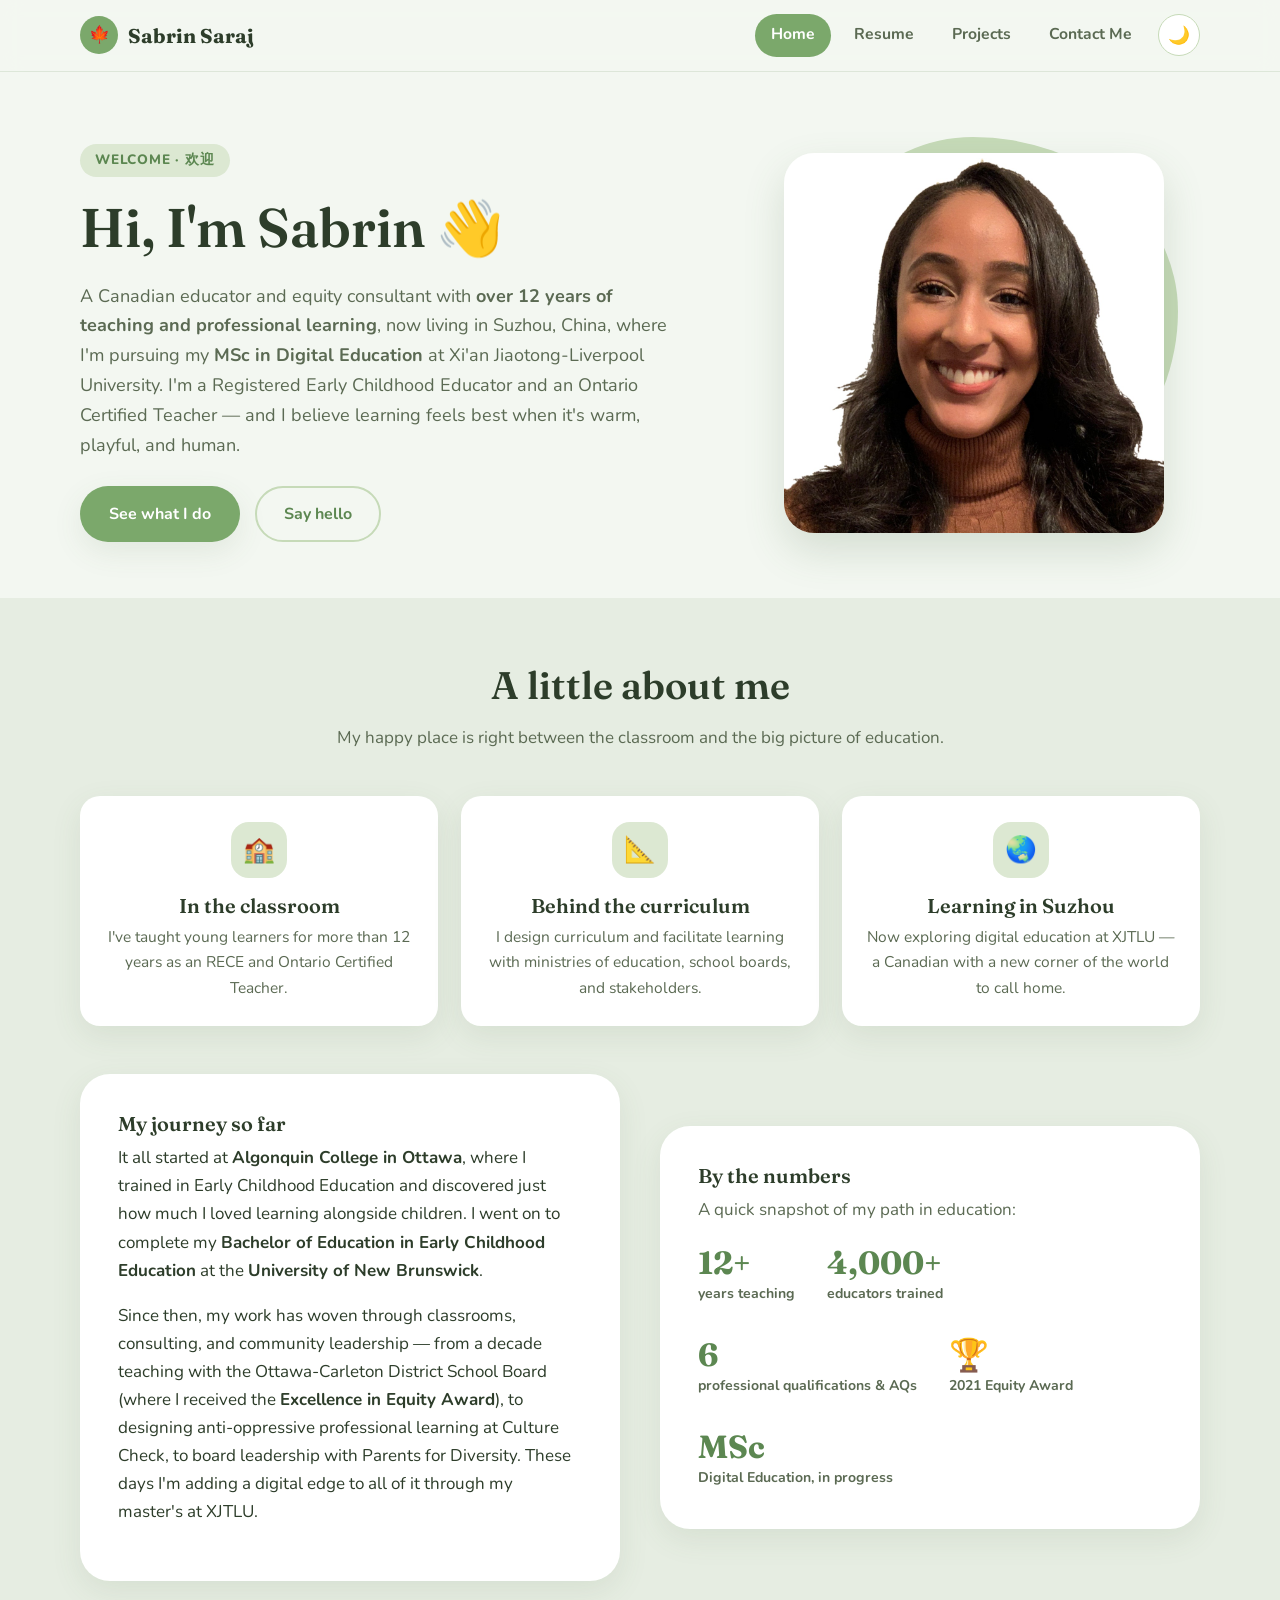
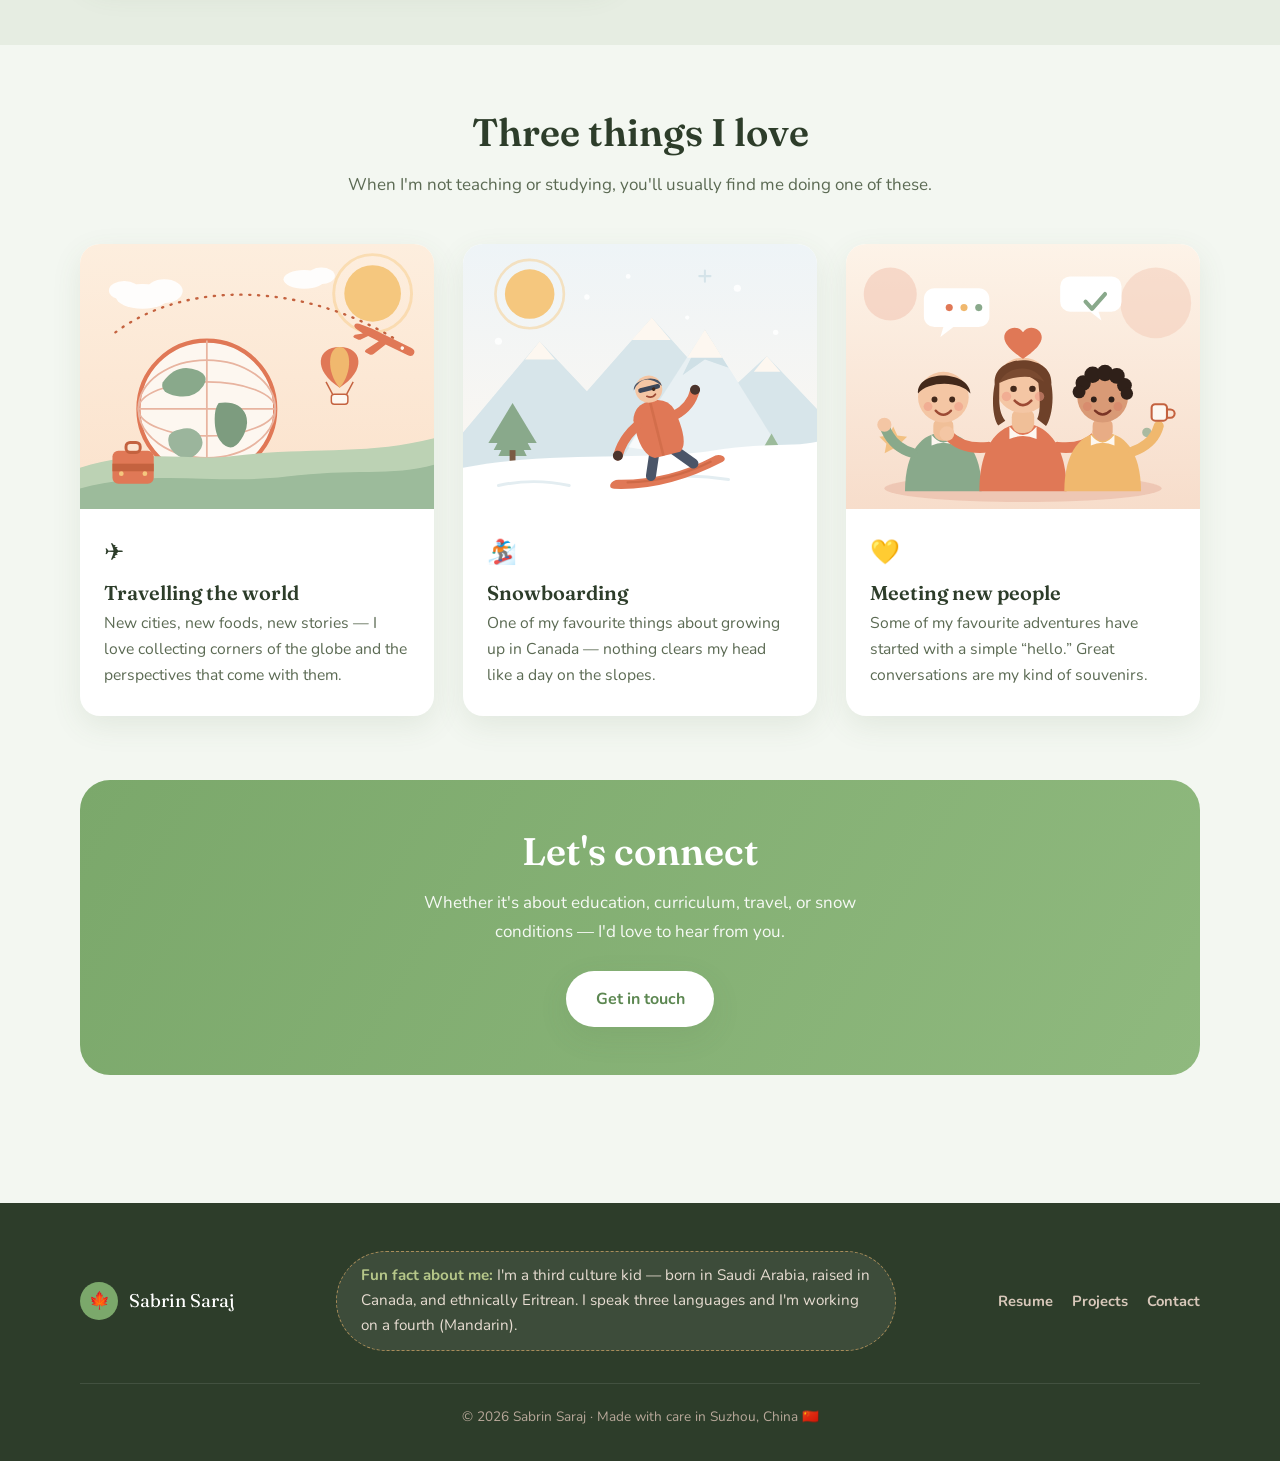
<file: index.html>
<!DOCTYPE html>
<html lang="en">
<head>
  <meta charset="UTF-8" />
  <meta name="viewport" content="width=device-width, initial-scale=1.0" />
  <script>
    // Apply saved theme before first paint to avoid a flash
    (function () {
      try {
        var saved = localStorage.getItem("theme");
        if (saved === "dark" || (!saved && window.matchMedia("(prefers-color-scheme: dark)").matches)) {
          document.documentElement.setAttribute("data-theme", "dark");
        }
      } catch (e) {}
    })();
  </script>
  <title>Sabrin Saraj — Educator &amp; MSc Digital Education Student | Home</title>
  <meta name="description" content="Hi, I'm Sabrin Saraj — a Canadian educator and MSc Digital Education student at XJTLU in Suzhou, China. Welcome to my personal website!" />
  <link rel="preconnect" href="https://fonts.googleapis.com" />
  <link rel="preconnect" href="https://fonts.gstatic.com" crossorigin />
  <link href="https://fonts.googleapis.com/css2?family=Fraunces:ital,opsz,wght@0,9..144,400;0,9..144,600;0,9..144,700;1,9..144,600&family=Nunito:wght@400;600;700;800&display=swap" rel="stylesheet" />
  <link rel="stylesheet" href="css/style.css" />
  <link rel="icon" href="data:image/svg+xml,<svg xmlns='http://www.w3.org/2000/svg' viewBox='0 0 100 100'><text y='.9em' font-size='90'>🍁</text></svg>" />
</head>
<body>

  <!-- ===== Header ===== -->
  <header class="site-header">
    <div class="container nav">
      <a href="index.html" class="logo">
        <span class="logo-badge">🍁</span> Sabrin Saraj
      </a>
      <button class="nav-toggle" aria-label="Toggle navigation" aria-expanded="false"><span></span></button>
      <button class="theme-toggle" id="theme-toggle" type="button" aria-label="Toggle dark mode" title="Toggle dark mode">🌙</button>
      <ul class="nav-links">
        <li><a href="index.html" class="active">Home</a></li>
        <li><a href="resume.html">Resume</a></li>
        <li><a href="projects.html">Projects</a></li>
        <li><a href="contact.html">Contact Me</a></li>
      </ul>
    </div>
  </header>

  <main>
    <!-- ===== Hero ===== -->
    <section class="hero">
      <div class="container hero-grid">
        <div class="hero-text">
          <span class="eyebrow">Welcome · 欢迎</span>
          <h1>Hi, I'm Sabrin <span class="wave">👋</span></h1>
          <p class="hero-lead">
            A Canadian educator and equity consultant with <strong>over 12 years of teaching and professional learning</strong>,
            now living in Suzhou, China, where I'm pursuing my
            <strong>MSc in Digital Education</strong> at Xi'an Jiaotong-Liverpool University.
            I'm a Registered Early Childhood Educator and an Ontario Certified Teacher —
            and I believe learning feels best when it's warm, playful, and human.
          </p>
          <div class="hero-actions">
            <a href="projects.html" class="btn btn-primary">See what I do</a>
            <a href="contact.html" class="btn btn-ghost">Say hello</a>
          </div>
        </div>
        <div class="hero-photo-wrap">
          <img class="hero-photo" src="images/headshot.jpg" alt="Portrait of Sabrin Saraj, smiling warmly" />
        </div>
      </div>
    </section>

    <!-- ===== About / intro ===== -->
    <section class="section alt">
      <div class="container">
        <div class="section-head">
          <h2>A little about me</h2>
          <p>My happy place is right between the classroom and the big picture of education.</p>
        </div>

        <div class="intro-grid">
          <div class="fact-card">
            <div class="icon">🏫</div>
            <h3>In the classroom</h3>
            <p>I've taught young learners for more than 12 years as an RECE and Ontario Certified Teacher.</p>
          </div>
          <div class="fact-card">
            <div class="icon">📐</div>
            <h3>Behind the curriculum</h3>
            <p>I design curriculum and facilitate learning with ministries of education, school boards, and stakeholders.</p>
          </div>
          <div class="fact-card">
            <div class="icon">🌏</div>
            <h3>Learning in Suzhou</h3>
            <p>Now exploring digital education at XJTLU — a Canadian with a new corner of the world to call home.</p>
          </div>
        </div>

        <div class="intro-narrative">
          <div class="panel">
            <h3>My journey so far</h3>
            <p>
              It all started at <strong>Algonquin College in Ottawa</strong>, where I trained in
              Early Childhood Education and discovered just how much I loved learning alongside children.
              I went on to complete my <strong>Bachelor of Education in Early Childhood Education</strong>
              at the <strong>University of New Brunswick</strong>.
            </p>
            <p>
              Since then, my work has woven through classrooms, consulting, and community leadership —
              from a decade teaching with the Ottawa-Carleton District School Board (where I received the
              <strong>Excellence in Equity Award</strong>), to designing anti-oppressive professional learning
              at Culture Check, to board leadership with Parents for Diversity. These days I'm adding a
              digital edge to all of it through my master's at XJTLU.
            </p>
          </div>
          <div class="panel">
            <h3>By the numbers</h3>
            <p style="color:var(--mocha)">A quick snapshot of my path in education:</p>
            <div class="stat-row">
              <div class="stat">
                <strong>12+</strong>
                <span>years teaching</span>
              </div>
              <div class="stat">
                <strong>4,000+</strong>
                <span>educators trained</span>
              </div>
              <div class="stat">
                <strong>6</strong>
                <span>professional qualifications &amp; AQs</span>
              </div>
              <div class="stat">
                <strong>🏆</strong>
                <span>2021 Equity Award</span>
              </div>
              <div class="stat">
                <strong>MSc</strong>
                <span>Digital Education, in progress</span>
              </div>
            </div>
          </div>
        </div>
      </div>
    </section>

    <!-- ===== Things I like ===== -->
    <section class="section">
      <div class="container">
        <div class="section-head">
          <h2>Three things I love</h2>
          <p>When I'm not teaching or studying, you'll usually find me doing one of these.</p>
        </div>
        <div class="interest-grid">
          <article class="interest-card">
            <img src="images/travel.svg" alt="A traveller exploring a sunlit old-town street" />
            <div class="interest-body">
              <span class="emoji">✈️</span>
              <h3>Travelling the world</h3>
              <p>New cities, new foods, new stories — I love collecting corners of the globe and the perspectives that come with them.</p>
            </div>
          </article>
          <article class="interest-card">
            <img src="images/snowboarding.svg" alt="A snowboarder carving down a snowy mountain" />
            <div class="interest-body">
              <span class="emoji">🏂</span>
              <h3>Snowboarding</h3>
              <p>One of my favourite things about growing up in Canada — nothing clears my head like a day on the slopes.</p>
            </div>
          </article>
          <article class="interest-card">
            <img src="images/meeting-people.svg" alt="Friends laughing together at an outdoor cafe" />
            <div class="interest-body">
              <span class="emoji">💛</span>
              <h3>Meeting new people</h3>
              <p>Some of my favourite adventures have started with a simple “hello.” Great conversations are my kind of souvenirs.</p>
            </div>
          </article>
        </div>
      </div>
    </section>

    <!-- ===== CTA ===== -->
    <section class="section" style="padding-top:0;">
      <div class="container">
        <div class="cta-band">
          <h2>Let's connect</h2>
          <p>Whether it's about education, curriculum, travel, or snow conditions — I'd love to hear from you.</p>
          <a href="contact.html" class="btn btn-primary">Get in touch</a>
        </div>
      </div>
    </section>
  </main>

  <!-- ===== Footer ===== -->
  <footer class="site-footer">
    <div class="container">
      <div class="footer-grid">
        <div class="footer-brand"><span class="logo-badge">🍁</span> Sabrin Saraj</div>
        <div class="footer-funfact">
          <strong>Fun fact about me:</strong> I'm a third culture kid — born in Saudi Arabia, raised in Canada, and ethnically Eritrean. I speak three languages and I'm working on a fourth (Mandarin).
        </div>
        <ul class="footer-links">
          <li><a href="resume.html">Resume</a></li>
          <li><a href="projects.html">Projects</a></li>
          <li><a href="contact.html">Contact</a></li>
        </ul>
      </div>
      <div class="footer-bottom">
        © <span id="year">2026</span> Sabrin Saraj · Made with care in Suzhou, China 🇨🇳
      </div>
    </div>
  </footer>

  <script src="js/main.js"></script>
</body>
</html>
</file>
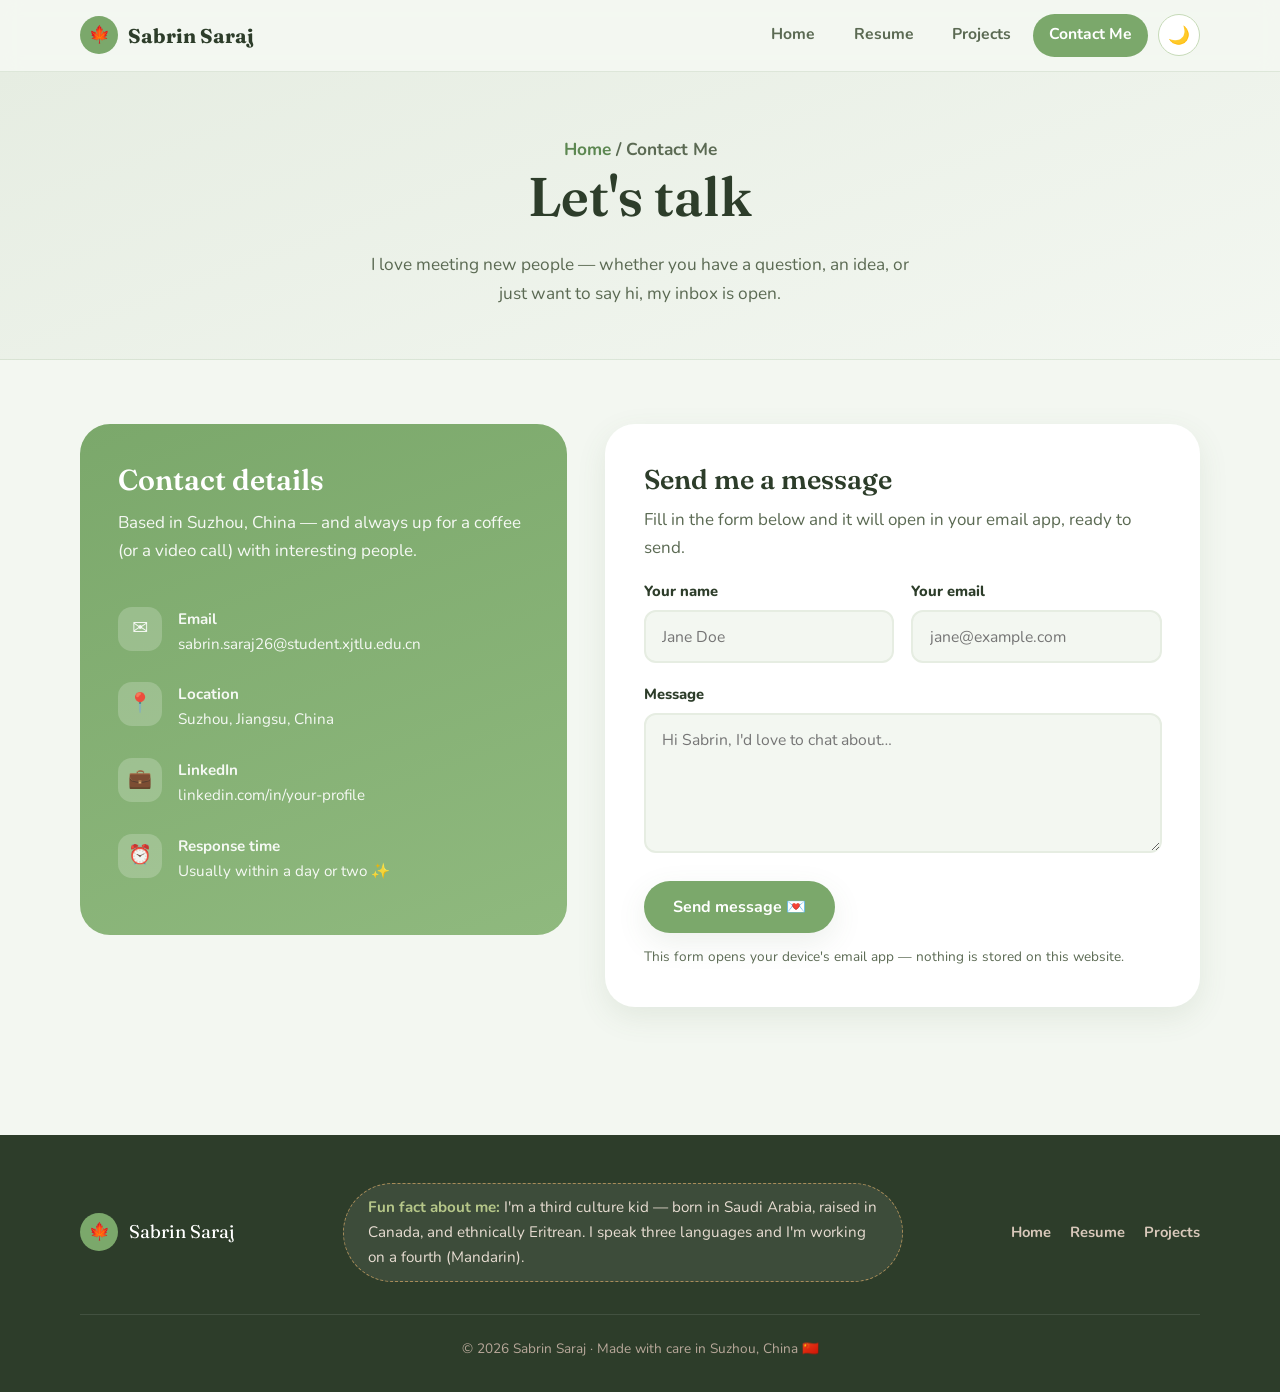
<file: contact.html>
<!DOCTYPE html>
<html lang="en">
<head>
  <meta charset="UTF-8" />
  <meta name="viewport" content="width=device-width, initial-scale=1.0" />
  <script>
    // Apply saved theme before first paint to avoid a flash
    (function () {
      try {
        var saved = localStorage.getItem("theme");
        if (saved === "dark" || (!saved && window.matchMedia("(prefers-color-scheme: dark)").matches)) {
          document.documentElement.setAttribute("data-theme", "dark");
        }
      } catch (e) {}
    })();
  </script>
  <title>Contact Me — Sabrin Saraj | Educator &amp; Equity Consultant</title>
  <meta name="description" content="Get in touch with Sabrin Saraj — educator, equity consultant, curriculum developer, and MSc Digital Education student at XJTLU." />
  <link rel="preconnect" href="https://fonts.googleapis.com" />
  <link rel="preconnect" href="https://fonts.gstatic.com" crossorigin />
  <link href="https://fonts.googleapis.com/css2?family=Fraunces:ital,opsz,wght@0,9..144,400;0,9..144,600;0,9..144,700;1,9..144,600&family=Nunito:wght@400;600;700;800&display=swap" rel="stylesheet" />
  <link rel="stylesheet" href="css/style.css" />
  <link rel="icon" href="data:image/svg+xml,<svg xmlns='http://www.w3.org/2000/svg' viewBox='0 0 100 100'><text y='.9em' font-size='90'>🍁</text></svg>" />
</head>
<body>

  <!-- ===== Header ===== -->
  <header class="site-header">
    <div class="container nav">
      <a href="index.html" class="logo">
        <span class="logo-badge">🍁</span> Sabrin Saraj
      </a>
      <button class="nav-toggle" aria-label="Toggle navigation" aria-expanded="false"><span></span></button>
      <button class="theme-toggle" id="theme-toggle" type="button" aria-label="Toggle dark mode" title="Toggle dark mode">🌙</button>
      <ul class="nav-links">
        <li><a href="index.html">Home</a></li>
        <li><a href="resume.html">Resume</a></li>
        <li><a href="projects.html">Projects</a></li>
        <li><a href="contact.html" class="active">Contact Me</a></li>
      </ul>
    </div>
  </header>

  <main>
    <!-- ===== Page hero ===== -->
    <section class="page-hero">
      <div class="container">
        <p class="breadcrumb"><a href="index.html">Home</a> / Contact Me</p>
        <h1>Let's talk</h1>
        <p>I love meeting new people — whether you have a question, an idea, or just want to say hi, my inbox is open.</p>
      </div>
    </section>

    <section class="section">
      <div class="container">
        <div class="contact-grid">

          <!-- ===== Info panel ===== -->
          <div class="contact-info">
            <h2>Contact details</h2>
            <p>Based in Suzhou, China — and always up for a coffee (or a video call) with interesting people.</p>
            <ul class="contact-list">
              <li>
                <span class="ci">✉️</span>
                <span>
                  <strong>Email</strong>
                  <a href="mailto:sabrin.saraj26@student.xjtlu.edu.cn">sabrin.saraj26@student.xjtlu.edu.cn</a>
                </span>
              </li>
              <li>
                <span class="ci">📍</span>
                <span>
                  <strong>Location</strong>
                  <span>Suzhou, Jiangsu, China</span>
                </span>
              </li>
              <li>
                <span class="ci">💼</span>
                <span>
                  <strong>LinkedIn</strong>
                  <a href="https://www.linkedin.com" target="_blank" rel="noopener">linkedin.com/in/your-profile</a>
                </span>
              </li>
              <li>
                <span class="ci">⏰</span>
                <span>
                  <strong>Response time</strong>
                  <span>Usually within a day or two ✨</span>
                </span>
              </li>
            </ul>
          </div>

          <!-- ===== Form ===== -->
          <div class="form-card">
            <h2 style="font-size:1.7rem;">Send me a message</h2>
            <p style="color:var(--mocha);">Fill in the form below and it will open in your email app, ready to send.</p>
            <form id="contact-form" data-email="sabrin.saraj26@student.xjtlu.edu.cn" novalidate>
              <div class="form-row">
                <div class="field">
                  <label for="cf-name">Your name</label>
                  <input type="text" id="cf-name" name="name" placeholder="Jane Doe" required />
                </div>
                <div class="field">
                  <label for="cf-email">Your email</label>
                  <input type="email" id="cf-email" name="email" placeholder="jane@example.com" required />
                </div>
              </div>
              <div class="field">
                <label for="cf-message">Message</label>
                <textarea id="cf-message" name="message" placeholder="Hi Sabrin, I'd love to chat about…" required></textarea>
              </div>
              <button type="submit" class="btn btn-primary">Send message 💌</button>
              <p class="form-note">This form opens your device's email app — nothing is stored on this website.</p>
              <div class="form-success" id="form-success" role="status"></div>
            </form>
          </div>

        </div>
      </div>
    </section>
  </main>

  <!-- ===== Footer ===== -->
  <footer class="site-footer">
    <div class="container">
      <div class="footer-grid">
        <div class="footer-brand"><span class="logo-badge">🍁</span> Sabrin Saraj</div>
        <div class="footer-funfact">
          <strong>Fun fact about me:</strong> I'm a third culture kid — born in Saudi Arabia, raised in Canada, and ethnically Eritrean. I speak three languages and I'm working on a fourth (Mandarin).
        </div>
        <ul class="footer-links">
          <li><a href="index.html">Home</a></li>
          <li><a href="resume.html">Resume</a></li>
          <li><a href="projects.html">Projects</a></li>
        </ul>
      </div>
      <div class="footer-bottom">
        © <span id="year">2026</span> Sabrin Saraj · Made with care in Suzhou, China 🇨🇳
      </div>
    </div>
  </footer>

  <script src="js/main.js"></script>
</body>
</html>
</file>
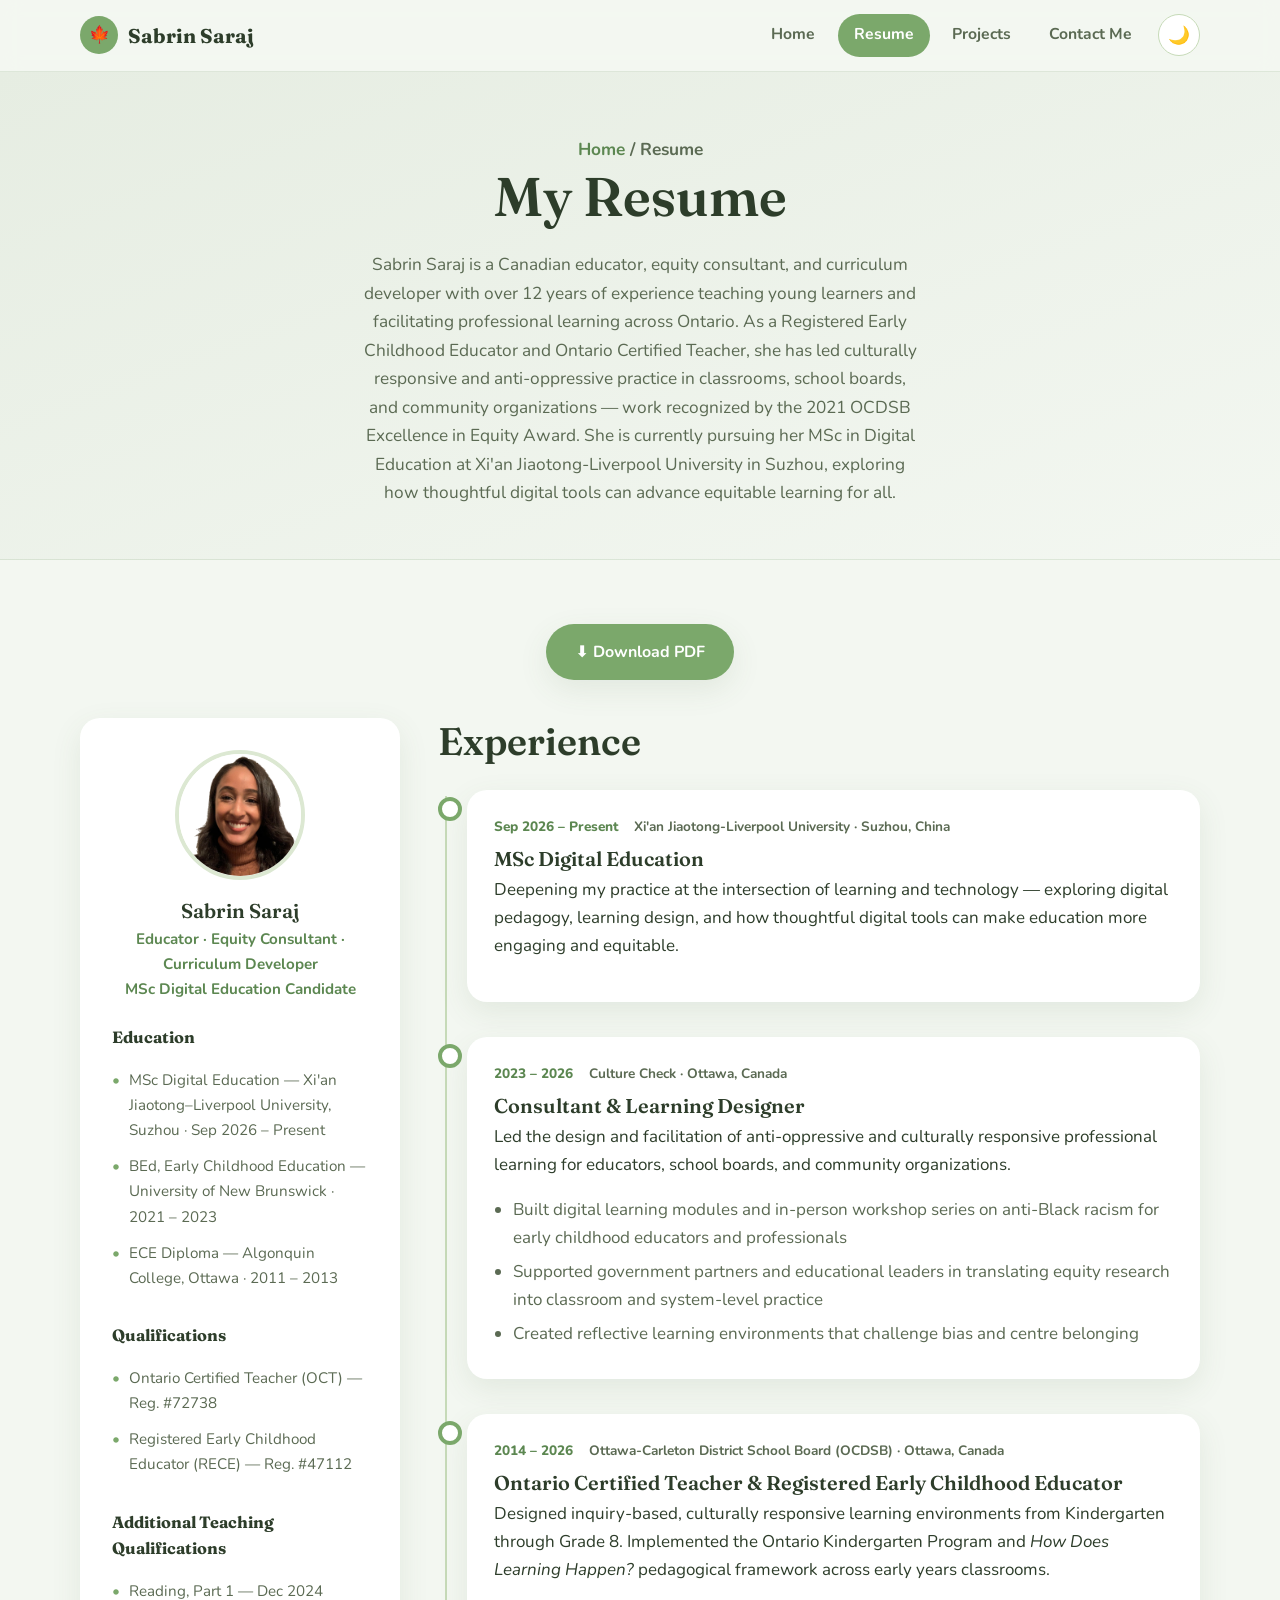
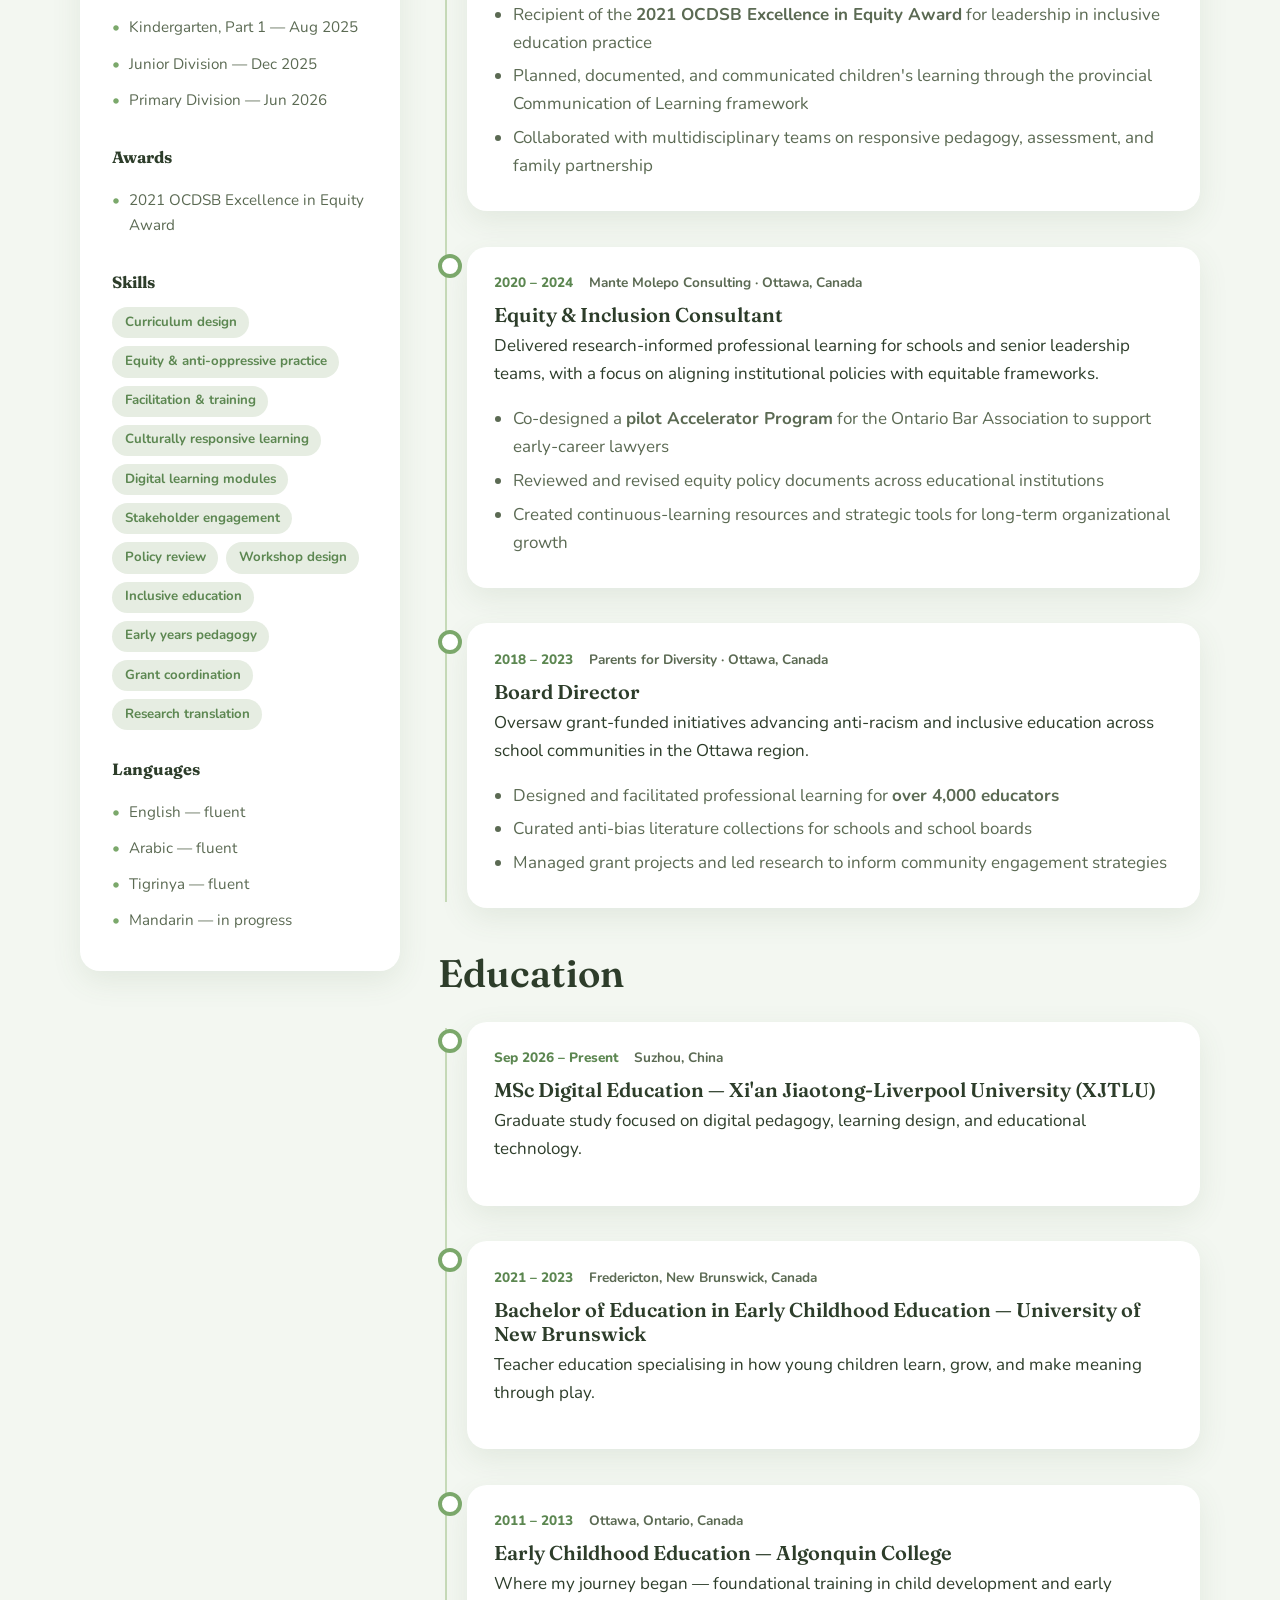
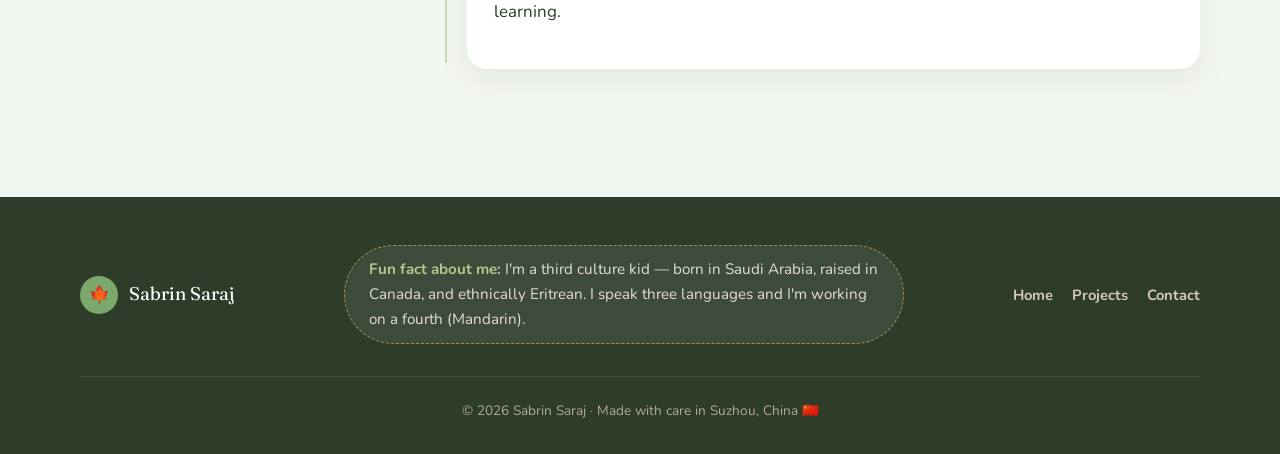
<file: resume.html>
<!DOCTYPE html>
<html lang="en">
<head>
  <meta charset="UTF-8" />
  <meta name="viewport" content="width=device-width, initial-scale=1.0" />
  <script>
    // Apply saved theme before first paint to avoid a flash
    (function () {
      try {
        var saved = localStorage.getItem("theme");
        if (saved === "dark" || (!saved && window.matchMedia("(prefers-color-scheme: dark)").matches)) {
          document.documentElement.setAttribute("data-theme", "dark");
        }
      } catch (e) {}
    })();
  </script>
  <title>Resume — Sabrin Saraj | Educator &amp; Digital Education Student</title>
  <meta name="description" content="Resume of Sabrin Saraj — Registered Early Childhood Educator, Ontario Certified Teacher, and MSc Digital Education student at XJTLU." />
  <link rel="preconnect" href="https://fonts.googleapis.com" />
  <link rel="preconnect" href="https://fonts.gstatic.com" crossorigin />
  <link href="https://fonts.googleapis.com/css2?family=Fraunces:ital,opsz,wght@0,9..144,400;0,9..144,600;0,9..144,700;1,9..144,600&family=Nunito:wght@400;600;700;800&display=swap" rel="stylesheet" />
  <link rel="stylesheet" href="css/style.css" />
  <link rel="icon" href="data:image/svg+xml,<svg xmlns='http://www.w3.org/2000/svg' viewBox='0 0 100 100'><text y='.9em' font-size='90'>🍁</text></svg>" />
</head>
<body>

  <!-- ===== Header ===== -->
  <header class="site-header">
    <div class="container nav">
      <a href="index.html" class="logo">
        <span class="logo-badge">🍁</span> Sabrin Saraj
      </a>
      <button class="nav-toggle" aria-label="Toggle navigation" aria-expanded="false"><span></span></button>
      <button class="theme-toggle" id="theme-toggle" type="button" aria-label="Toggle dark mode" title="Toggle dark mode">🌙</button>
      <ul class="nav-links">
        <li><a href="index.html">Home</a></li>
        <li><a href="resume.html" class="active">Resume</a></li>
        <li><a href="projects.html">Projects</a></li>
        <li><a href="contact.html">Contact Me</a></li>
      </ul>
    </div>
  </header>

  <main>
    <!-- ===== Page hero ===== -->
    <section class="page-hero">
      <div class="container">
        <p class="breadcrumb"><a href="index.html">Home</a> / Resume</p>
        <h1>My Resume</h1>
        <p class="lead">
          Sabrin Saraj is a Canadian educator, equity consultant, and curriculum developer with over 12 years of experience teaching young learners and facilitating professional learning across Ontario. As a Registered Early Childhood Educator and Ontario Certified Teacher, she has led culturally responsive and anti-oppressive practice in classrooms, school boards, and community organizations — work recognized by the 2021 OCDSB Excellence in Equity Award. She is currently pursuing her MSc in Digital Education at Xi'an Jiaotong-Liverpool University in Suzhou, exploring how thoughtful digital tools can advance equitable learning for all.
        </p>
      </div>
    </section>

    <section class="section">
      <div class="container">
        <div class="resume-toolbar">
          <a class="btn btn-primary" href="resume.pdf" download>⬇️ Download PDF</a>
        </div>

        <div class="resume-layout">
          <!-- ===== Sidebar ===== -->
          <aside class="resume-side">
            <img class="side-photo" src="images/headshot.jpg" alt="Portrait of Sabrin Saraj" />
            <h3>Sabrin Saraj</h3>
            <p class="role">Educator · Equity Consultant · Curriculum Developer<br />MSc Digital Education Candidate</p>

            <div class="side-block">
              <h4>Education</h4>
              <ul>
                <li>MSc Digital Education — Xi'an Jiaotong–Liverpool University, Suzhou · Sep 2026 – Present</li>
                <li>BEd, Early Childhood Education — University of New Brunswick · 2021 – 2023</li>
                <li>ECE Diploma — Algonquin College, Ottawa · 2011 – 2013</li>
              </ul>
            </div>

            <div class="side-block">
              <h4>Qualifications</h4>
              <ul>
                <li>Ontario Certified Teacher (OCT) — Reg. #72738</li>
                <li>Registered Early Childhood Educator (RECE) — Reg. #47112</li>
              </ul>
            </div>

            <div class="side-block">
              <h4>Additional Teaching Qualifications</h4>
              <ul>
                <li>Reading, Part 1 — Dec 2024</li>
                <li>Kindergarten, Part 1 — Aug 2025</li>
                <li>Junior Division — Dec 2025</li>
                <li>Primary Division — Jun 2026</li>
              </ul>
            </div>

            <div class="side-block">
              <h4>Awards</h4>
              <ul>
                <li>2021 OCDSB Excellence in Equity Award</li>
              </ul>
            </div>

            <div class="side-block">
              <h4>Skills</h4>
              <div class="chip-row">
                <span class="chip">Curriculum design</span>
                <span class="chip">Equity &amp; anti-oppressive practice</span>
                <span class="chip">Facilitation &amp; training</span>
                <span class="chip">Culturally responsive learning</span>
                <span class="chip">Digital learning modules</span>
                <span class="chip">Stakeholder engagement</span>
                <span class="chip">Policy review</span>
                <span class="chip">Workshop design</span>
                <span class="chip">Inclusive education</span>
                <span class="chip">Early years pedagogy</span>
                <span class="chip">Grant coordination</span>
                <span class="chip">Research translation</span>
              </div>
            </div>

            <div class="side-block">
              <h4>Languages</h4>
              <ul>
                <li>English — fluent</li>
                <li>Arabic — fluent</li>
                <li>Tigrinya — fluent</li>
                <li>Mandarin — in progress</li>
              </ul>
            </div>
          </aside>

          <!-- ===== Main timeline ===== -->
          <div>
            <h2 style="margin-bottom:1.6rem;">Experience</h2>
            <div class="timeline">

              <div class="t-item">
                <div class="t-card">
                  <div class="t-meta">
                    <span>Sep 2026 – Present</span>
                    <span class="place">Xi'an Jiaotong-Liverpool University · Suzhou, China</span>
                  </div>
                  <h3>MSc Digital Education</h3>
                  <p>
                    Deepening my practice at the intersection of learning and technology — exploring
                    digital pedagogy, learning design, and how thoughtful digital tools can make
                    education more engaging and equitable.
                  </p>
                </div>
              </div>

              <div class="t-item">
                <div class="t-card">
                  <div class="t-meta">
                    <span>2023 – 2026</span>
                    <span class="place">Culture Check · Ottawa, Canada</span>
                  </div>
                  <h3>Consultant &amp; Learning Designer</h3>
                  <p>
                    Led the design and facilitation of anti-oppressive and culturally responsive
                    professional learning for educators, school boards, and community organizations.
                  </p>
                  <ul>
                    <li>Built digital learning modules and in-person workshop series on anti-Black racism for early childhood educators and professionals</li>
                    <li>Supported government partners and educational leaders in translating equity research into classroom and system-level practice</li>
                    <li>Created reflective learning environments that challenge bias and centre belonging</li>
                  </ul>
                </div>
              </div>

              <div class="t-item">
                <div class="t-card">
                  <div class="t-meta">
                    <span>2014 – 2026</span>
                    <span class="place">Ottawa-Carleton District School Board (OCDSB) · Ottawa, Canada</span>
                  </div>
                  <h3>Ontario Certified Teacher &amp; Registered Early Childhood Educator</h3>
                  <p>
                    Designed inquiry-based, culturally responsive learning environments from
                    Kindergarten through Grade 8. Implemented the Ontario Kindergarten Program and
                    <em>How Does Learning Happen?</em> pedagogical framework across early years classrooms.
                  </p>
                  <ul>
                    <li>Recipient of the <strong>2021 OCDSB Excellence in Equity Award</strong> for leadership in inclusive education practice</li>
                    <li>Planned, documented, and communicated children's learning through the provincial Communication of Learning framework</li>
                    <li>Collaborated with multidisciplinary teams on responsive pedagogy, assessment, and family partnership</li>
                  </ul>
                </div>
              </div>

              <div class="t-item">
                <div class="t-card">
                  <div class="t-meta">
                    <span>2020 – 2024</span>
                    <span class="place">Mante Molepo Consulting · Ottawa, Canada</span>
                  </div>
                  <h3>Equity &amp; Inclusion Consultant</h3>
                  <p>
                    Delivered research-informed professional learning for schools and senior leadership
                    teams, with a focus on aligning institutional policies with equitable frameworks.
                  </p>
                  <ul>
                    <li>Co-designed a <strong>pilot Accelerator Program</strong> for the Ontario Bar Association to support early-career lawyers</li>
                    <li>Reviewed and revised equity policy documents across educational institutions</li>
                    <li>Created continuous-learning resources and strategic tools for long-term organizational growth</li>
                  </ul>
                </div>
              </div>

              <div class="t-item">
                <div class="t-card">
                  <div class="t-meta">
                    <span>2018 – 2023</span>
                    <span class="place">Parents for Diversity · Ottawa, Canada</span>
                  </div>
                  <h3>Board Director</h3>
                  <p>
                    Oversaw grant-funded initiatives advancing anti-racism and inclusive education
                    across school communities in the Ottawa region.
                  </p>
                  <ul>
                    <li>Designed and facilitated professional learning for <strong>over 4,000 educators</strong></li>
                    <li>Curated anti-bias literature collections for schools and school boards</li>
                    <li>Managed grant projects and led research to inform community engagement strategies</li>
                  </ul>
                </div>
              </div>

            </div>

            <h2 style="margin:2.6rem 0 1.6rem;">Education</h2>
            <div class="timeline">

              <div class="t-item">
                <div class="t-card">
                  <div class="t-meta">
                    <span>Sep 2026 – Present</span>
                    <span class="place">Suzhou, China</span>
                  </div>
                  <h3>MSc Digital Education — Xi'an Jiaotong-Liverpool University (XJTLU)</h3>
                  <p>Graduate study focused on digital pedagogy, learning design, and educational technology.</p>
                </div>
              </div>

              <div class="t-item">
                <div class="t-card">
                  <div class="t-meta">
                    <span>2021 – 2023</span>
                    <span class="place">Fredericton, New Brunswick, Canada</span>
                  </div>
                  <h3>Bachelor of Education in Early Childhood Education — University of New Brunswick</h3>
                  <p>Teacher education specialising in how young children learn, grow, and make meaning through play.</p>
                </div>
              </div>

              <div class="t-item">
                <div class="t-card">
                  <div class="t-meta">
                    <span>2011 – 2013</span>
                    <span class="place">Ottawa, Ontario, Canada</span>
                  </div>
                  <h3>Early Childhood Education — Algonquin College</h3>
                  <p>Where my journey began — foundational training in child development and early learning.</p>
                </div>
              </div>

            </div>
          </div>
        </div>
      </div>
    </section>
  </main>

  <!-- ===== Footer ===== -->
  <footer class="site-footer">
    <div class="container">
      <div class="footer-grid">
        <div class="footer-brand"><span class="logo-badge">🍁</span> Sabrin Saraj</div>
        <div class="footer-funfact">
          <strong>Fun fact about me:</strong> I'm a third culture kid — born in Saudi Arabia, raised in Canada, and ethnically Eritrean. I speak three languages and I'm working on a fourth (Mandarin).
        </div>
        <ul class="footer-links">
          <li><a href="index.html">Home</a></li>
          <li><a href="projects.html">Projects</a></li>
          <li><a href="contact.html">Contact</a></li>
        </ul>
      </div>
      <div class="footer-bottom">
        © <span id="year">2026</span> Sabrin Saraj · Made with care in Suzhou, China 🇨🇳
      </div>
    </div>
  </footer>

  <script src="js/main.js"></script>
</body>
</html>
</file>
<file: css/style.css>
/* ============================================
   Personal Website — nature soft-green theme
   ============================================ */

:root {
  /* Nature soft-green palette */
  --cream: #f3f7f1;
  --cream-2: #e6ede2;
  --peach: #dce8d2;
  --coral: #7ba86b;
  --coral-dark: #5c8751;
  --coral-soft: #c6dab8;
  --gold: #b6c789;
  --sage: #8aa97f;
  --espresso: #2d3d2a;
  --mocha: #5b6a53;
  --white: #ffffff;

  /* Shape & depth */
  --r-sm: 12px;
  --r-md: 20px;
  --r-lg: 30px;
  --r-pill: 999px;
  --shadow-soft: 0 10px 30px rgba(80, 110, 70, 0.10);
  --shadow-lift: 0 18px 40px rgba(80, 110, 70, 0.18);

  --maxw: 1120px;
}

* { box-sizing: border-box; }

html { scroll-behavior: smooth; }

body {
  margin: 0;
  font-family: "Nunito", "Segoe UI", system-ui, -apple-system, sans-serif;
  color: var(--espresso);
  background: var(--cream);
  line-height: 1.65;
  font-size: 17px;
  -webkit-font-smoothing: antialiased;
}

img { max-width: 100%; display: block; }

h1, h2, h3 {
  font-family: "Fraunces", Georgia, "Times New Roman", serif;
  color: var(--espresso);
  line-height: 1.2;
  margin: 0 0 0.4em;
  font-weight: 600;
}

h1 { font-size: clamp(2.2rem, 5vw, 3.4rem); }
h2 { font-size: clamp(1.7rem, 3.5vw, 2.4rem); }
h3 { font-size: 1.25rem; }

p { margin: 0 0 1em; }

a { color: var(--coral-dark); text-decoration: none; }
a:hover { color: var(--coral); }

.container {
  width: min(var(--maxw), 92%);
  margin-inline: auto;
}

/* ---------- Buttons ---------- */
.btn {
  display: inline-flex;
  align-items: center;
  gap: 0.5em;
  padding: 0.8em 1.7em;
  border-radius: var(--r-pill);
  font-family: inherit;
  font-size: 1rem;
  font-weight: 700;
  cursor: pointer;
  border: 2px solid transparent;
  transition: transform 0.18s ease, box-shadow 0.18s ease, background 0.18s ease;
}
.btn-primary {
  background: var(--coral);
  color: #fff;
  box-shadow: var(--shadow-soft);
}
.btn-primary:hover {
  background: var(--coral-dark);
  color: #fff;
  transform: translateY(-2px);
  box-shadow: var(--shadow-lift);
}
.btn-ghost {
  background: transparent;
  color: var(--coral-dark);
  border-color: var(--coral-soft);
}
.btn-ghost:hover {
  background: var(--peach);
  transform: translateY(-2px);
}

/* ---------- Header / navigation ---------- */
.site-header {
  position: sticky;
  top: 0;
  z-index: 100;
  background: rgba(243, 247, 241, 0.88);
  backdrop-filter: blur(10px);
  border-bottom: 1px solid rgba(92, 135, 81, 0.14);
}

.nav {
  display: flex;
  align-items: center;
  justify-content: space-between;
  padding: 0.85rem 0;
}

.logo {
  display: flex;
  align-items: center;
  gap: 0.6rem;
  font-family: "Fraunces", Georgia, serif;
  font-weight: 700;
  font-size: 1.25rem;
  color: var(--espresso);
}
.logo:hover { color: var(--coral-dark); }
.logo-badge {
  width: 38px;
  height: 38px;
  border-radius: 50%;
  background: var(--coral);
  color: #fff;
  display: grid;
  place-items: center;
  font-size: 1.05rem;
  flex-shrink: 0;
}

.nav-links {
  display: flex;
  align-items: center;
  gap: 0.4rem;
  list-style: none;
  margin: 0 0 0 auto;
  padding: 0;
  order: 2;
}
.nav-links a {
  display: block;
  padding: 0.55rem 1rem;
  border-radius: var(--r-pill);
  color: var(--mocha);
  font-weight: 700;
  font-size: 0.98rem;
  transition: background 0.15s ease, color 0.15s ease;
}
.nav-links a:hover { background: var(--peach); color: var(--coral-dark); }
.nav-links a.active {
  background: var(--coral);
  color: #fff;
}

.nav-toggle {
  display: none;
  width: 46px;
  height: 46px;
  border: none;
  border-radius: 14px;
  background: var(--peach);
  cursor: pointer;
  padding: 0;
}
.nav-toggle span,
.nav-toggle span::before,
.nav-toggle span::after {
  content: "";
  display: block;
  width: 20px;
  height: 2px;
  background: var(--coral-dark);
  margin-inline: auto;
  position: relative;
  transition: transform 0.2s ease;
}
.nav-toggle span::before { position: absolute; top: -6px; }
.nav-toggle span::after { position: absolute; top: 6px; }

/* ---------- Hero (homepage) ---------- */
.hero {
  padding: 4.5rem 0 3.5rem;
}
.hero-grid {
  display: grid;
  grid-template-columns: 1.15fr 0.85fr;
  gap: 3.5rem;
  align-items: center;
}

.eyebrow {
  display: inline-block;
  background: var(--peach);
  color: var(--coral-dark);
  font-weight: 800;
  font-size: 0.85rem;
  letter-spacing: 0.06em;
  text-transform: uppercase;
  padding: 0.4em 1.1em;
  border-radius: var(--r-pill);
  margin-bottom: 1.1rem;
}

.hero h1 .wave { display: inline-block; transform-origin: 70% 70%; }
.hero h1 .wave:hover { animation: wave 0.7s ease-in-out 2; }
@keyframes wave {
  0%, 100% { transform: rotate(0deg); }
  25% { transform: rotate(18deg); }
  75% { transform: rotate(-12deg); }
}

.hero-lead {
  font-size: 1.13rem;
  color: var(--mocha);
  max-width: 34em;
}
.hero-actions {
  display: flex;
  flex-wrap: wrap;
  gap: 0.9rem;
  margin-top: 1.6rem;
}

.hero-photo-wrap {
  position: relative;
  justify-self: center;
  width: min(380px, 90%);
}
.hero-photo-wrap::before {
  content: "";
  position: absolute;
  inset: -16px -14px 18px 14px;
  background: var(--coral-soft);
  border-radius: 46% 54% 52% 48% / 52% 46% 54% 48%;
  z-index: 0;
}
.hero-photo {
  position: relative;
  z-index: 1;
  width: 100%;
  aspect-ratio: 1 / 1;
  object-fit: cover;
  border-radius: var(--r-lg);
  box-shadow: var(--shadow-lift);
}
.hero-badge {
  position: absolute;
  z-index: 2;
  background: #fff;
  border-radius: var(--r-pill);
  box-shadow: var(--shadow-soft);
  padding: 0.55rem 1.1rem;
  font-weight: 800;
  font-size: 0.9rem;
  display: flex;
  align-items: center;
  gap: 0.45rem;
}
.hero-badge.one { top: 8%; left: -8%; }
.hero-badge.two { bottom: 9%; right: -6%; }

/* ---------- Generic sections ---------- */
.section { padding: 4rem 0; }
.section.alt { background: var(--cream-2); }

.section-head {
  text-align: center;
  max-width: 620px;
  margin: 0 auto 2.8rem;
}
.section-head p { color: var(--mocha); margin-bottom: 0; }

/* ---------- Intro / about strip ---------- */
.intro-grid {
  display: grid;
  grid-template-columns: repeat(3, 1fr);
  gap: 1.4rem;
}
.fact-card {
  background: #fff;
  border-radius: var(--r-md);
  padding: 1.6rem 1.5rem;
  box-shadow: var(--shadow-soft);
  text-align: center;
}
.fact-card .icon {
  width: 56px;
  height: 56px;
  border-radius: 18px;
  display: grid;
  place-items: center;
  font-size: 1.6rem;
  margin: 0 auto 1rem;
  background: var(--peach);
}
.fact-card h3 { margin-bottom: 0.35rem; }
.fact-card p { color: var(--mocha); margin: 0; font-size: 0.97rem; }

.intro-narrative {
  display: grid;
  grid-template-columns: 1fr 1fr;
  gap: 2.5rem;
  align-items: center;
  margin-top: 3rem;
}
.intro-narrative .panel {
  background: #fff;
  border-radius: var(--r-lg);
  padding: 2.4rem;
  box-shadow: var(--shadow-soft);
}
.intro-narrative .stat-row {
  display: flex;
  gap: 2rem;
  flex-wrap: wrap;
  margin-top: 1.4rem;
}
.stat strong {
  display: block;
  font-family: "Fraunces", Georgia, serif;
  font-size: 2rem;
  color: var(--coral-dark);
  line-height: 1;
}
.stat span {
  font-size: 0.88rem;
  color: var(--mocha);
  font-weight: 700;
}

/* ---------- Interest cards ---------- */
.interest-grid {
  display: grid;
  grid-template-columns: repeat(3, 1fr);
  gap: 1.8rem;
}
.interest-card {
  background: #fff;
  border-radius: var(--r-md);
  overflow: hidden;
  box-shadow: var(--shadow-soft);
  transition: transform 0.22s ease, box-shadow 0.22s ease;
  display: flex;
  flex-direction: column;
}
.interest-card:hover {
  transform: translateY(-8px);
  box-shadow: var(--shadow-lift);
}
.interest-card img {
  width: 100%;
  aspect-ratio: 4 / 3;
  object-fit: cover;
}
.interest-body { padding: 1.5rem 1.5rem 1.7rem; }
.interest-body .emoji {
  font-size: 1.5rem;
  display: block;
  margin-bottom: 0.5rem;
}
.interest-body h3 { margin-bottom: 0.4rem; }
.interest-body p { color: var(--mocha); margin: 0; font-size: 0.98rem; }

/* ---------- CTA band ---------- */
.cta-band {
  background: linear-gradient(120deg, var(--coral) 0%, #8fb97e 100%);
  border-radius: var(--r-lg);
  padding: 3rem 2.5rem;
  text-align: center;
  color: #fff;
}
.cta-band h2 { color: #fff; }
.cta-band p { color: rgba(255, 255, 255, 0.92); max-width: 480px; margin: 0 auto 1.6rem; }
.cta-band .btn-primary {
  background: #fff;
  color: var(--coral-dark);
}
.cta-band .btn-primary:hover { background: var(--cream); }

/* ---------- Page hero (sub-pages) ---------- */
.page-hero {
  background: linear-gradient(160deg, var(--cream-2), var(--cream));
  padding: 4rem 0 3.2rem;
  text-align: center;
  border-bottom: 1px solid rgba(92, 135, 81, 0.10);
}
.page-hero p {
  color: var(--mocha);
  max-width: 560px;
  margin: 0 auto;
  font-size: 1.08rem;
}
.breadcrumb {
  font-size: 0.88rem;
  font-weight: 700;
  color: var(--mocha);
  margin-bottom: 1rem;
}
.breadcrumb a { color: var(--coral-dark); }

/* ---------- Resume ---------- */
.resume-layout {
  display: grid;
  grid-template-columns: 320px 1fr;
  gap: 2.4rem;
  align-items: start;
}
.resume-side {
  background: #fff;
  border-radius: var(--r-md);
  padding: 2rem;
  box-shadow: var(--shadow-soft);
  position: sticky;
  top: 100px;
}
.resume-side .side-photo {
  width: 130px;
  height: 130px;
  border-radius: 50%;
  object-fit: cover;
  margin: 0 auto 1.2rem;
  border: 4px solid var(--peach);
}
.resume-side h3 {
  text-align: center;
  margin-bottom: 0.2rem;
}
.resume-side .role {
  text-align: center;
  color: var(--coral-dark);
  font-weight: 700;
  font-size: 0.95rem;
  margin-bottom: 1.4rem;
}
.side-block { margin-bottom: 1.6rem; }
.side-block:last-child { margin-bottom: 0; }
.side-block h4 {
  font-family: "Fraunces", Georgia, serif;
  font-size: 1.02rem;
  margin: 0 0 0.7rem;
  color: var(--espresso);
}
.side-block ul { margin: 0; padding: 0; list-style: none; }
.side-block li {
  padding: 0.35rem 0;
  color: var(--mocha);
  font-size: 0.95rem;
  display: flex;
  gap: 0.55rem;
}
.side-block li::before { content: "\2022"; color: var(--coral); font-weight: 900; }

.chip-row { display: flex; flex-wrap: wrap; gap: 0.5rem; }
.chip {
  background: var(--cream-2);
  border-radius: var(--r-pill);
  padding: 0.35em 0.95em;
  font-size: 0.83rem;
  font-weight: 700;
  color: var(--coral-dark);
}

.timeline { position: relative; padding-left: 1.8rem; }
.timeline::before {
  content: "";
  position: absolute;
  left: 7px;
  top: 6px;
  bottom: 6px;
  width: 2px;
  background: var(--coral-soft);
}
.t-item { position: relative; margin-bottom: 2.2rem; }
.t-item:last-child { margin-bottom: 0; }
.t-item::before {
  content: "";
  position: absolute;
  left: -1.8rem;
  top: 7px;
  width: 16px;
  height: 16px;
  border-radius: 50%;
  background: #fff;
  border: 4px solid var(--coral);
}
.t-card {
  background: #fff;
  border-radius: var(--r-md);
  padding: 1.6rem 1.7rem;
  box-shadow: var(--shadow-soft);
}
.t-meta {
  display: flex;
  flex-wrap: wrap;
  gap: 0.4rem 1rem;
  font-size: 0.85rem;
  font-weight: 800;
  color: var(--coral-dark);
  margin-bottom: 0.55rem;
}
.t-meta .place { color: var(--mocha); font-weight: 700; }
.t-card h3 { margin-bottom: 0.3rem; }
.t-card ul { margin: 0.7rem 0 0; padding-left: 1.15rem; color: var(--mocha); }
.t-card li { margin-bottom: 0.35rem; }

.resume-toolbar { text-align: center; margin-bottom: 2.4rem; }

/* ---------- Projects ---------- */
.project-grid {
  display: grid;
  grid-template-columns: repeat(2, 1fr);
  gap: 1.8rem;
}
.project-card {
  background: #fff;
  border-radius: var(--r-md);
  overflow: hidden;
  box-shadow: var(--shadow-soft);
  display: flex;
  flex-direction: column;
  transition: transform 0.22s ease, box-shadow 0.22s ease;
}
.project-card:hover { transform: translateY(-6px); box-shadow: var(--shadow-lift); }
.project-cover {
  height: 190px;
  display: grid;
  place-items: center;
  font-size: 3.4rem;
}
.project-cover.c1 { background: linear-gradient(135deg, #dce8d2, #b6c789); }
.project-cover.c2 { background: linear-gradient(135deg, #dcedd9, #8aa97f); }
.project-cover.c3 { background: linear-gradient(135deg, #d5e5c9, #7ba86b); }
.project-cover.c4 { background: linear-gradient(135deg, #ebf0d4, #b6c789); }
.project-cover-logo {
  background: #f6f8f4;
  border-radius: var(--r-lg) var(--r-lg) 0 0;
  padding: 1.4rem 1rem;
  display: grid;
  place-items: center;
  min-height: 160px;
}
.project-cover-logo img {
  max-width: 92%;
  max-height: 110px;
  width: auto;
  height: auto;
  display: block;
}
.project-body { padding: 1.7rem; display: flex; flex-direction: column; flex: 1; }
.project-body h3 { margin-bottom: 0.5rem; }
.project-body p { color: var(--mocha); font-size: 0.97rem; flex: 1; }
.project-tags { display: flex; flex-wrap: wrap; gap: 0.45rem; margin: 0.6rem 0 1.2rem; }
.tag {
  background: var(--cream-2);
  color: var(--mocha);
  font-size: 0.78rem;
  font-weight: 700;
  padding: 0.3em 0.85em;
  border-radius: var(--r-pill);
}
.project-links { display: flex; gap: 1.2rem; font-weight: 800; font-size: 0.92rem; }

/* ---------- Contact ---------- */
.contact-grid {
  display: grid;
  grid-template-columns: 0.9fr 1.1fr;
  gap: 2.4rem;
  align-items: start;
}
.contact-info {
  background: linear-gradient(160deg, var(--coral), #8fb97e);
  border-radius: var(--r-lg);
  padding: 2.4rem;
  color: #fff;
}
.contact-info h2 { color: #fff; font-size: 1.8rem; }
.contact-info > p { color: rgba(255,255,255,0.92); }
.contact-list { list-style: none; margin: 1.8rem 0 0; padding: 0; }
.contact-list li {
  display: flex;
  gap: 1rem;
  align-items: flex-start;
  padding: 0.8rem 0;
}
.contact-list .ci {
  width: 44px;
  height: 44px;
  border-radius: 14px;
  background: rgba(255,255,255,0.2);
  display: grid;
  place-items: center;
  font-size: 1.2rem;
  flex-shrink: 0;
}
.contact-list strong { display: block; font-size: 0.95rem; }
.contact-list a, .contact-list span {
  color: rgba(255,255,255,0.92);
  font-size: 0.95rem;
  word-break: break-word;
}
.contact-list a:hover { color: #fff; text-decoration: underline; }

.form-card {
  background: #fff;
  border-radius: var(--r-lg);
  padding: 2.4rem;
  box-shadow: var(--shadow-soft);
}
.form-row { display: grid; grid-template-columns: 1fr 1fr; gap: 1.1rem; }
.field { margin-bottom: 1.2rem; }
.field label {
  display: block;
  font-weight: 800;
  font-size: 0.92rem;
  margin-bottom: 0.4rem;
  color: var(--espresso);
}
.field input,
.field textarea {
  width: 100%;
  padding: 0.85rem 1.05rem;
  border: 2px solid var(--cream-2);
  border-radius: var(--r-sm);
  background: var(--cream);
  font-family: inherit;
  font-size: 0.98rem;
  color: var(--espresso);
  transition: border-color 0.15s ease, background 0.15s ease;
}
.field input:focus,
.field textarea:focus {
  outline: none;
  border-color: var(--coral);
  background: #fff;
}
.field textarea { resize: vertical; min-height: 140px; }
.form-note { font-size: 0.85rem; color: var(--mocha); margin: 0.8rem 0 0; }
.form-success {
  display: none;
  background: #e7f1e3;
  color: #3f6142;
  border-radius: var(--r-sm);
  padding: 1rem 1.2rem;
  font-weight: 700;
  margin-top: 1rem;
}
.form-success.show { display: block; }

/* ---------- Footer ---------- */
.site-footer {
  background: var(--espresso);
  color: #e8ddd2;
  margin-top: 4rem;
  padding: 3rem 0 2rem;
}
.footer-grid {
  display: flex;
  flex-wrap: wrap;
  justify-content: space-between;
  align-items: center;
  gap: 1.5rem;
}
.footer-brand {
  display: flex;
  align-items: center;
  gap: 0.7rem;
  font-family: "Fraunces", Georgia, serif;
  font-size: 1.15rem;
  color: #fff;
}
.footer-funfact {
  background: rgba(255,255,255,0.08);
  border: 1px dashed rgba(240, 184, 110, 0.6);
  border-radius: var(--r-pill);
  padding: 0.7rem 1.5rem;
  font-size: 0.95rem;
  max-width: 560px;
}
.footer-funfact strong { color: var(--gold); }
.footer-links {
  display: flex;
  gap: 1.2rem;
  margin: 0;
  padding: 0;
  list-style: none;
}
.footer-links a { color: #d8c8ba; font-weight: 700; font-size: 0.92rem; }
.footer-links a:hover { color: var(--gold); }
.footer-bottom {
  margin-top: 2rem;
  padding-top: 1.4rem;
  border-top: 1px solid rgba(255,255,255,0.1);
  text-align: center;
  font-size: 0.85rem;
  color: #b8a89a;
}

/* ============================================
   Responsive — tablet
   ============================================ */
@media (max-width: 960px) {
  .hero-grid { grid-template-columns: 1fr; gap: 3rem; }
  .hero-photo-wrap { order: -1; width: min(320px, 80%); }
  .hero { text-align: center; padding-top: 3rem; }
  .hero-lead { margin-inline: auto; }
  .hero-actions { justify-content: center; }

  .intro-grid,
  .interest-grid { grid-template-columns: 1fr 1fr; }
  .fact-card:last-child { grid-column: 1 / -1; max-width: 60%; justify-self: center; }

  .intro-narrative { grid-template-columns: 1fr; gap: 1.6rem; }

  .resume-layout { grid-template-columns: 1fr; }
  .resume-side { position: static; }

  .contact-grid { grid-template-columns: 1fr; }
  .project-grid { grid-template-columns: 1fr; }
}

/* ============================================
   Responsive — phone
   ============================================ */
@media (max-width: 640px) {
  body { font-size: 16px; }
  .section { padding: 3rem 0; }

  /* Mobile navigation */
  .nav-toggle { display: block; margin-left: auto; }
  .nav-links {
    position: absolute;
    top: 100%;
    left: 0;
    right: 0;
    flex-direction: column;
    align-items: stretch;
    gap: 0.2rem;
    background: var(--cream);
    border-bottom: 1px solid rgba(196, 98, 63, 0.15);
    padding: 0.8rem 6%;
    box-shadow: var(--shadow-soft);
    display: none;
  }
  .nav-links.open { display: flex; }
  .nav-links a { padding: 0.85rem 1.1rem; }

  .intro-grid,
  .interest-grid { grid-template-columns: 1fr; }
  .fact-card:last-child { max-width: 100%; }

  .hero-badge.one { left: 0; }
  .hero-badge.two { right: 0; }

  .cta-band { padding: 2.2rem 1.4rem; }

  .form-row { grid-template-columns: 1fr; gap: 0; }
  .form-card, .contact-info { padding: 1.7rem; }

  .footer-funfact { border-radius: var(--r-md); }
  .footer-grid { flex-direction: column; text-align: center; }

  .todo-form { grid-template-columns: 1fr; }
  .todo-form .todo-add { width: 100%; }
}

/* ============================================
   To-do app
   ============================================ */
.todo {
  max-width: 640px;
  margin: 0 auto;
}
.todo h2 {
  font-family: var(--font-display);
  color: var(--espresso);
  font-size: 1.85rem;
  margin-bottom: 0.35rem;
}
.todo-lead {
  color: var(--mocha);
  margin-bottom: 1.3rem;
}
.todo-form {
  display: grid;
  grid-template-columns: 1fr auto auto;
  gap: 0.6rem;
  align-items: stretch;
  margin-bottom: 1.2rem;
}
.todo-extras {
  grid-column: 1 / -1;
  display: flex;
  flex-direction: column;
  gap: 0.45rem;
  padding-top: 0.2rem;
}
.todo-extras-label {
  font-size: 0.78rem;
  font-weight: 800;
  color: var(--mocha);
  letter-spacing: 0.04em;
  text-transform: uppercase;
  margin-right: 0.55rem;
}
.todo-priority,
.todo-emoji {
  display: flex;
  align-items: center;
  gap: 0.35rem;
  flex-wrap: wrap;
}

/* Priority chips */
.pri-chip {
  display: inline-flex;
  align-items: center;
  gap: 0.35rem;
  padding: 0.3rem 0.75rem;
  font: inherit;
  font-size: 0.82rem;
  font-weight: 700;
  border-radius: 999px;
  border: 1.5px solid var(--coral-soft);
  background: var(--white);
  color: var(--mocha);
  cursor: pointer;
  transition: background 0.15s ease, color 0.15s ease, border-color 0.15s ease;
}
.pri-chip .pri-dot {
  width: 8px;
  height: 8px;
  border-radius: 50%;
  display: inline-block;
  background: var(--coral-soft);
}
.pri-chip.pri-low .pri-dot    { background: #7ba86b; }
.pri-chip.pri-medium .pri-dot { background: #d4a055; }
.pri-chip.pri-high .pri-dot   { background: #c4623f; }
.pri-chip:hover { border-color: var(--coral); }
.pri-chip.is-selected {
  border-color: currentColor;
  background: currentColor;
  color: #fff;
}
.pri-chip.is-selected .pri-dot { background: #fff; }
.pri-chip.pri-low.is-selected    { background: #7ba86b; border-color: #7ba86b; }
.pri-chip.pri-medium.is-selected { background: #d4a055; border-color: #d4a055; }
.pri-chip.pri-high.is-selected   { background: #c4623f; border-color: #c4623f; }

/* Emoji chips */
.emoji-chip {
  width: 32px;
  height: 32px;
  border-radius: 8px;
  border: 1.5px solid transparent;
  background: transparent;
  font-size: 1.05rem;
  line-height: 1;
  cursor: pointer;
  padding: 0;
  display: grid;
  place-items: center;
  transition: background 0.15s ease, border-color 0.15s ease, transform 0.12s ease;
}
.emoji-chip:hover { background: var(--cream-2); }
.emoji-chip.is-selected {
  border-color: var(--coral);
  background: var(--cream-2);
  transform: translateY(-1px);
}
.emoji-chip[data-emoji="none"] {
  font-size: 0.75rem;
  color: var(--mocha);
}
.todo-input,
.todo-date {
  font: inherit;
  padding: 0.75rem 1rem;
  border: 1.5px solid var(--coral-soft);
  border-radius: var(--r-sm);
  background: var(--white);
  color: var(--espresso);
  outline: none;
  transition: border-color 0.15s ease, box-shadow 0.15s ease;
}
.todo-input:focus,
.todo-date:focus {
  border-color: var(--coral);
  box-shadow: 0 0 0 3px rgba(123, 168, 107, 0.18);
}
.todo-date {
  color-scheme: light;
}
.todo-list {
  list-style: none;
  margin: 0;
  padding: 0;
  display: flex;
  flex-direction: column;
  gap: 0.5rem;
}
.todo-item {
  display: flex;
  align-items: center;
  gap: 0.85rem;
  padding: 0.75rem 0.9rem;
  background: var(--white);
  border: 1.5px solid var(--coral-soft);
  border-radius: var(--r-sm);
  transition: background 0.2s ease, border-color 0.2s ease;
}
.todo-item:hover { border-color: var(--coral); }
.todo-checkbox {
  appearance: none;
  -webkit-appearance: none;
  width: 22px;
  height: 22px;
  border: 2px solid var(--coral);
  border-radius: 6px;
  background: var(--white);
  cursor: pointer;
  flex-shrink: 0;
  position: relative;
  transition: background 0.15s ease, border-color 0.15s ease;
}
.todo-checkbox:checked {
  background: var(--coral);
  border-color: var(--coral);
}
.todo-checkbox:checked::after {
  content: "";
  position: absolute;
  left: 6px;
  top: 2px;
  width: 6px;
  height: 11px;
  border: solid var(--white);
  border-width: 0 2.5px 2.5px 0;
  transform: rotate(45deg);
}
.todo-body {
  flex: 1;
  min-width: 0;
  display: flex;
  flex-direction: column;
  gap: 2px;
}
.todo-text {
  color: var(--espresso);
  font-weight: 600;
  word-break: break-word;
  cursor: text;
  padding: 0.15rem 0.4rem;
  border-radius: 6px;
  margin: -0.15rem -0.4rem;
  transition: background 0.15s ease;
}
.todo-text:hover { background: var(--cream-2); }
.todo-text:focus { outline: none; }
.todo-item.done .todo-text {
  text-decoration: line-through;
  color: var(--mocha);
  font-weight: 500;
}
.todo-text-input {
  width: 100%;
  font: inherit;
  font-weight: 600;
  padding: 0.25rem 0.5rem;
  border: 1.5px solid var(--coral);
  border-radius: 6px;
  background: var(--white);
  color: var(--espresso);
  outline: none;
  box-shadow: 0 0 0 3px rgba(123, 168, 107, 0.18);
}
.todo-date-badge {
  font-size: 0.78rem;
  color: var(--mocha);
  background: var(--cream-2);
  padding: 2px 8px;
  border-radius: var(--r-pill);
  width: fit-content;
}
.todo-item.done .todo-date-badge { opacity: 0.65; }
.todo-prio-badge {
  font-size: 0.72rem;
  font-weight: 800;
  letter-spacing: 0.04em;
  text-transform: uppercase;
  padding: 1px 7px;
  border-radius: var(--r-pill);
  width: fit-content;
}
.todo-prio-badge.low    { background: #e1efe1; color: #4a7c4a; }
.todo-prio-badge.medium { background: #f6ead1; color: #8a631f; }
.todo-prio-badge.high   { background: #f2ded6; color: #a04828; }
.todo-emoji-prefix {
  font-size: 1.2rem;
  line-height: 1;
  margin-right: 0.35rem;
}
.todo-item.done .todo-prio-badge { opacity: 0.55; }
.todo-delete {
  background: transparent;
  border: none;
  color: var(--mocha);
  font-size: 1.2rem;
  cursor: pointer;
  padding: 2px 8px;
  border-radius: 6px;
  line-height: 1;
  transition: background 0.15s ease, color 0.15s ease;
}
.todo-delete:hover,
.todo-delete:focus {
  background: rgba(180, 80, 80, 0.10);
  color: #a84040;
  outline: none;
}
.todo-empty {
  text-align: center;
  color: var(--mocha);
  padding: 1.5rem 1rem;
  background: var(--cream);
  border-radius: var(--r-sm);
  border: 1.5px dashed var(--coral-soft);
}
.todo-empty.hidden { display: none; }
.todo-counter {
  margin: -0.3rem 0 0.8rem;
  font-weight: 800;
  font-size: 0.88rem;
  color: var(--mocha);
  display: flex;
  align-items: center;
  gap: 0.5rem;
  flex-wrap: wrap;
}
.todo-counter .count-nums {
  color: var(--coral-dark);
  font-family: "Fraunces", Georgia, serif;
  font-size: 1.08rem;
}
.todo-counter .progress-bar {
  flex: 1;
  min-width: 100px;
  max-width: 180px;
  height: 6px;
  background: var(--cream-2);
  border-radius: 999px;
  overflow: hidden;
}
.todo-counter .progress-fill {
  height: 100%;
  background: linear-gradient(90deg, var(--coral), var(--coral-dark));
  border-radius: 999px;
  transition: width 0.35s ease;
}
.todo-status {
  font-size: 0.82rem;
  margin: -0.3rem 0 0.8rem;
  padding: 0.4rem 0.7rem;
  border-radius: var(--r-sm);
  background: transparent;
  color: var(--mocha);
  transition: background 0.2s ease, color 0.2s ease;
}
.todo-status.info { background: var(--cream-2); color: var(--espresso); }
.todo-status.error { background: rgba(180, 80, 80, 0.10); color: #a84040; }

/* ============================================
   Dark-mode toggle button
   ============================================ */
.theme-toggle {
  width: 42px;
  height: 42px;
  border-radius: 50%;
  border: 1.5px solid var(--coral-soft);
  background: var(--white);
  color: var(--espresso);
  font-size: 1.1rem;
  line-height: 1;
  cursor: pointer;
  display: grid;
  place-items: center;
  margin-left: 0.6rem;
  flex-shrink: 0;
  order: 3;
  transition: background 0.2s ease, border-color 0.2s ease, transform 0.2s ease;
}
.theme-toggle:hover { border-color: var(--coral); transform: translateY(-2px); }

/* ============================================
   Dark theme
   ============================================ */
html[data-theme="dark"] {
  --cream: #141a13;
  --cream-2: #1d261b;
  --peach: #2c3a26;
  --coral: #95c183;
  --coral-dark: #a9d195;
  --coral-soft: #3a4d33;
  --gold: #8aa066;
  --sage: #7fa074;
  --espresso: #e9efe4;
  --mocha: #aeb8a4;
  --white: #222c1f;
  --shadow-soft: 0 10px 30px rgba(0, 0, 0, 0.35);
  --shadow-lift: 0 18px 40px rgba(0, 0, 0, 0.5);
}

html[data-theme="dark"] body,
html[data-theme="dark"] .fact-card,
html[data-theme="dark"] .interest-card,
html[data-theme="dark"] .intro-narrative .panel,
html[data-theme="dark"] .resume-side,
html[data-theme="dark"] .t-card,
html[data-theme="dark"] .project-card,
html[data-theme="dark"] .form-card,
html[data-theme="dark"] .hero-badge,
html[data-theme="dark"] .theme-toggle,
html[data-theme="dark"] .todo-item {
  transition: background-color 0.3s ease, color 0.3s ease, border-color 0.3s ease;
}

html[data-theme="dark"] body { background: var(--cream); color: var(--espresso); }

html[data-theme="dark"] .site-header {
  background: rgba(20, 26, 19, 0.88);
  border-bottom-color: rgba(149, 193, 131, 0.18);
}

/* Cards that hardcode #fff */
html[data-theme="dark"] .fact-card,
html[data-theme="dark"] .interest-card,
html[data-theme="dark"] .intro-narrative .panel,
html[data-theme="dark"] .resume-side,
html[data-theme="dark"] .t-card,
html[data-theme="dark"] .project-card,
html[data-theme="dark"] .form-card,
html[data-theme="dark"] .hero-badge,
html[data-theme="dark"] .theme-toggle { background: var(--white); }

html[data-theme="dark"] .t-item::before { background: var(--cream); }

/* Contact form fields */
html[data-theme="dark"] .field input,
html[data-theme="dark"] .field textarea {
  background: #1a2218;
  border-color: var(--coral-soft);
  color: var(--espresso);
}
html[data-theme="dark"] .field input:focus,
html[data-theme="dark"] .field textarea:focus { background: #202a1d; }

html[data-theme="dark"] .form-success {
  background: #243421;
  color: var(--coral-dark);
}

/* Native date-picker controls in dark mode */
html[data-theme="dark"] .todo-date {
  color-scheme: dark;
  background: var(--white);
}

/* Logo covers stay light so company logos render as designed */
html[data-theme="dark"] .project-cover-logo { background: #f6f8f4; }

/* ---------- Footer in dark mode ---------- */
html[data-theme="dark"] .site-footer {
  background: #0d120c;
  color: #c8d4c0;
}
html[data-theme="dark"] .footer-brand { color: #e9efe4; }
html[data-theme="dark"] .footer-funfact {
  background: rgba(255, 255, 255, 0.06);
  border-color: rgba(149, 193, 131, 0.4);
  color: #d4ddcc;
}
html[data-theme="dark"] .footer-funfact strong { color: var(--coral-dark); }
html[data-theme="dark"] .footer-links a { color: #b0c4a6; }
html[data-theme="dark"] .footer-links a:hover { color: var(--coral); }
html[data-theme="dark"] .footer-bottom {
  border-top-color: rgba(255, 255, 255, 0.08);
  color: #8a9a80;
}

/* ---------- CTA band & contact-info in dark mode ---------- */
html[data-theme="dark"] .cta-band {
  background: linear-gradient(160deg, #2c3a26, #1d261b);
}
html[data-theme="dark"] .cta-band h2 { color: #e9efe4; }
html[data-theme="dark"] .cta-band p { color: rgba(233, 239, 228, 0.88); }
html[data-theme="dark"] .cta-band .btn-ghost {
  background: rgba(255, 255, 255, 0.1);
  color: #e9efe4;
}

html[data-theme="dark"] .contact-info {
  background: linear-gradient(160deg, #2c3a26, #1d261b);
}
html[data-theme="dark"] .contact-info h2 { color: #e9efe4; }
html[data-theme="dark"] .contact-info > p { color: rgba(233, 239, 228, 0.88); }
html[data-theme="dark"] .contact-list a { color: rgba(233, 239, 228, 0.92); }
html[data-theme="dark"] .contact-list a:hover { color: #fff; }

/* ============================================
   Print styles (resume page)
   ============================================ */
@media print {
  html, body { background: #fff !important; color: #000 !important; font-size: 12pt; }
  .site-header, .site-footer, .resume-toolbar, .theme-toggle, .nav-toggle { display: none !important; }
  .page-hero { padding: 1rem 0 1.2rem !important; background: none !important; border: none !important; }
  .page-hero .breadcrumb { display: none !important; }
  .page-hero h1 { font-size: 22pt; margin-bottom: 0.3em; }
  .page-hero .lead { font-size: 11pt; color: #222 !important; }
  .section { padding: 1.5rem 0 !important; }
  .resume-layout { grid-template-columns: 260px 1fr; gap: 1.4rem; }
  .resume-side { background: #fff !important; box-shadow: none !important; border: 1px solid #ddd; border-radius: 6px; padding: 1.2rem; position: static !important; }
  .t-card { background: #fff !important; box-shadow: none !important; border: 1px solid #eee; border-radius: 6px; padding: 1rem 1.1rem; break-inside: avoid; }
  .chip { background: #f0f0f0 !important; color: #333 !important; border: 1px solid #ddd; }
  .t-item { break-inside: avoid; }
  .timeline { padding-left: 1.2rem; }
  .timeline::before { background: #ccc; }
  .t-item::before { border-color: #888; }
  .resume-side, .t-card img { filter: none !important; }
  .resume-side img { border: 2px solid #ddd !important; }
  a { color: #000 !important; text-decoration: none !important; }
  .container { width: 100% !important; max-width: none !important; }
  @page { margin: 1.2cm; }
}
</file>
